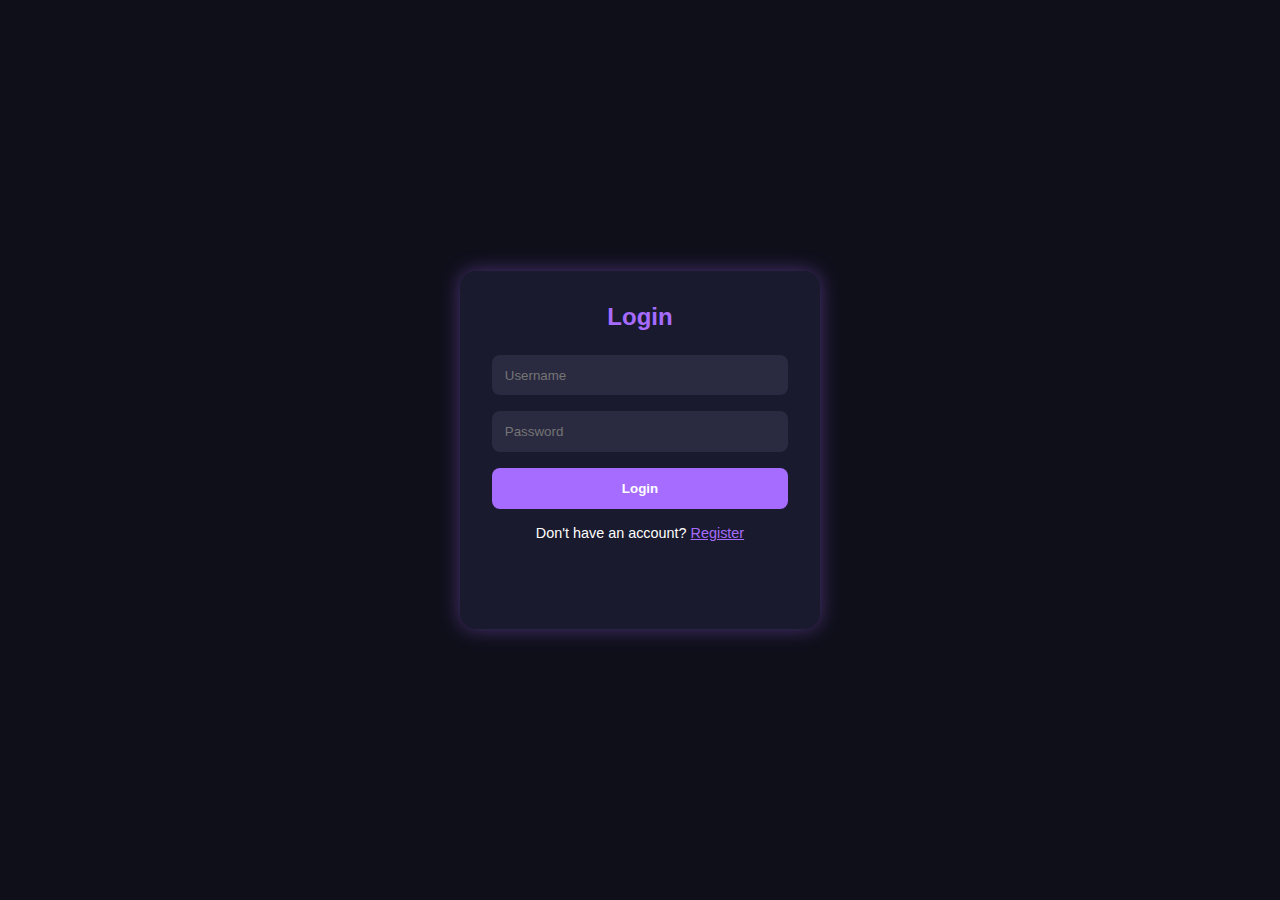
<file: auth.html>
<!DOCTYPE html>
<html lang="en">
<head>
  <meta charset="UTF-8" />
  <meta name="viewport" content="width=device-width, initial-scale=1.0"/>
  <title>DSA Tracker - Login/Register</title>
  <link rel="stylesheet" href="auth.css" />
</head>
<body>
  <div class="wrapper">
    <div class="container" id="form-container">
      
      <!-- Login Form -->
      <form class="form-wrapper login-form active">
        <h2>Login</h2>
        <input type="text" placeholder="Username" required />
        <input type="password" placeholder="Password" required />
        <button type="submit">Login</button>
        <p class="toggle-text">
          Don't have an account?
          <span id="showRegister">Register</span>
        </p>
      </form>

      <!-- Register Form -->
      <form class="form-wrapper register-form">
        <h2>Register</h2>
        <input type="text" placeholder="Username" required />
        <input type="email" placeholder="Email" required />
        <input type="password" placeholder="Password" required />
        <button type="submit">Register</button>
        <p class="toggle-text">
          Already have an account?
          <span id="showLogin">Login</span>
        </p>
      </form>
    </div>
  </div>

  <script src="auth.js"></script>
</body>
</html>
</file>
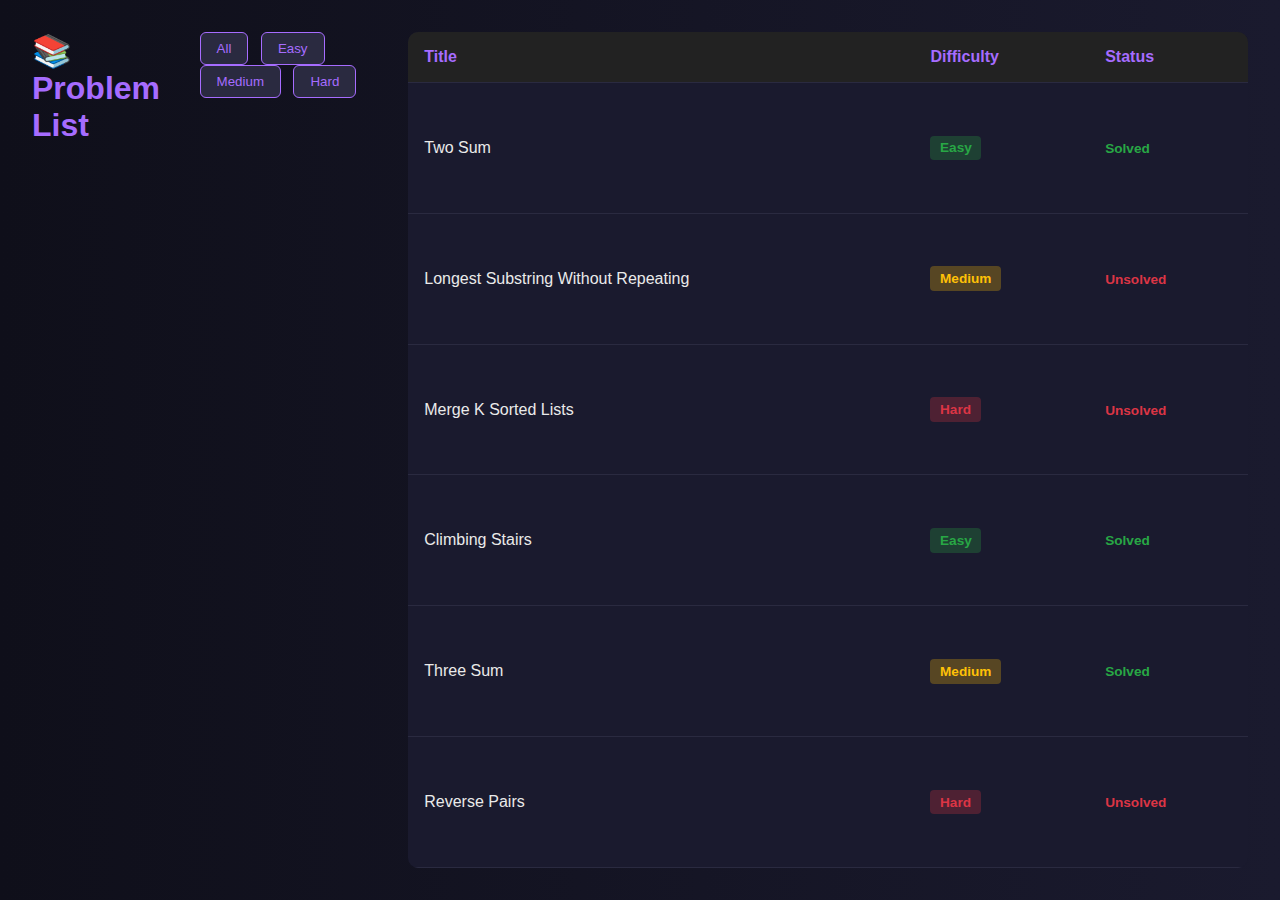
<file: problems.html>
<!DOCTYPE html>
<html lang="en">
<head>
  <meta charset="UTF-8" />
  <meta name="viewport" content="width=device-width, initial-scale=1.0"/>
  <title>Problem List | DSA Tracker</title>
  <link rel="stylesheet" href="style.css" />
  <style>
    body {
      background-color: #0f0f1a;
      color: #eaeaea;
      font-family: 'Segoe UI', sans-serif;
      padding: 2rem;
    }

    h1 {
      color: #a66cff;
      margin-bottom: 1rem;
    }

    .filters {
      margin-bottom: 1rem;
    }

    .filters button {
      background: #2a2a40;
      color: #a66cff;
      border: 1px solid #a66cff;
      padding: 0.5rem 1rem;
      margin-right: 0.5rem;
      border-radius: 6px;
      cursor: pointer;
      transition: 0.2s;
    }

    .filters button:hover {
      background-color: #a66cff;
      color: white;
    }

    table {
      width: 100%;
      border-collapse: collapse;
      background-color: #1a1a2e;
      border-radius: 10px;
      overflow: hidden;
    }

    th, td {
      padding: 1rem;
      border-bottom: 1px solid #2a2a40;
      text-align: left;
    }

    th {
      background-color: #222;
      color: #a66cff;
    }

    .difficulty {
      padding: 0.3rem 0.6rem;
      border-radius: 4px;
      font-size: 0.85rem;
      font-weight: bold;
      display: inline-block;
    }

    .easy { background-color: #28a74544; color: #28a745; }
    .medium { background-color: #ffc10744; color: #ffc107; }
    .hard { background-color: #dc354544; color: #dc3545; }

    .status {
      font-weight: bold;
      font-size: 0.85rem;
    }

    .solved { color: #28a745; }
    .unsolved { color: #dc3545; }
  </style>
</head>
<body>

  <h1>📚 Problem List</h1>

  <div class="filters">
    <button onclick="filterProblems('All')">All</button>
    <button onclick="filterProblems('Easy')">Easy</button>
    <button onclick="filterProblems('Medium')">Medium</button>
    <button onclick="filterProblems('Hard')">Hard</button>
  </div>

  <table id="problemTable">
    <thead>
      <tr>
        <th>Title</th>
        <th>Difficulty</th>
        <th>Status</th>
      </tr>
    </thead>
    <tbody>
      <!-- Problems will be loaded by JS -->
    </tbody>
  </table>

  <script>
    const problems = [
      { title: "Two Sum", difficulty: "Easy", solved: true },
      { title: "Longest Substring Without Repeating", difficulty: "Medium", solved: false },
      { title: "Merge K Sorted Lists", difficulty: "Hard", solved: false },
      { title: "Climbing Stairs", difficulty: "Easy", solved: true },
      { title: "Three Sum", difficulty: "Medium", solved: true },
      { title: "Reverse Pairs", difficulty: "Hard", solved: false },
    ];

    function loadProblems(data) {
      const tbody = document.querySelector("#problemTable tbody");
      tbody.innerHTML = "";

      data.forEach(p => {
        const row = document.createElement("tr");

        row.innerHTML = `
          <td>${p.title}</td>
          <td><span class="difficulty ${p.difficulty.toLowerCase()}">${p.difficulty}</span></td>
          <td><span class="status ${p.solved ? 'solved' : 'unsolved'}">${p.solved ? 'Solved' : 'Unsolved'}</span></td>
        `;

        tbody.appendChild(row);
      });
    }

    function filterProblems(level) {
      if (level === "All") return loadProblems(problems);
      const filtered = problems.filter(p => p.difficulty === level);
      loadProblems(filtered);
    }

    // Load all by default
    loadProblems(problems);
  </script>

</body>
</html>
</file>
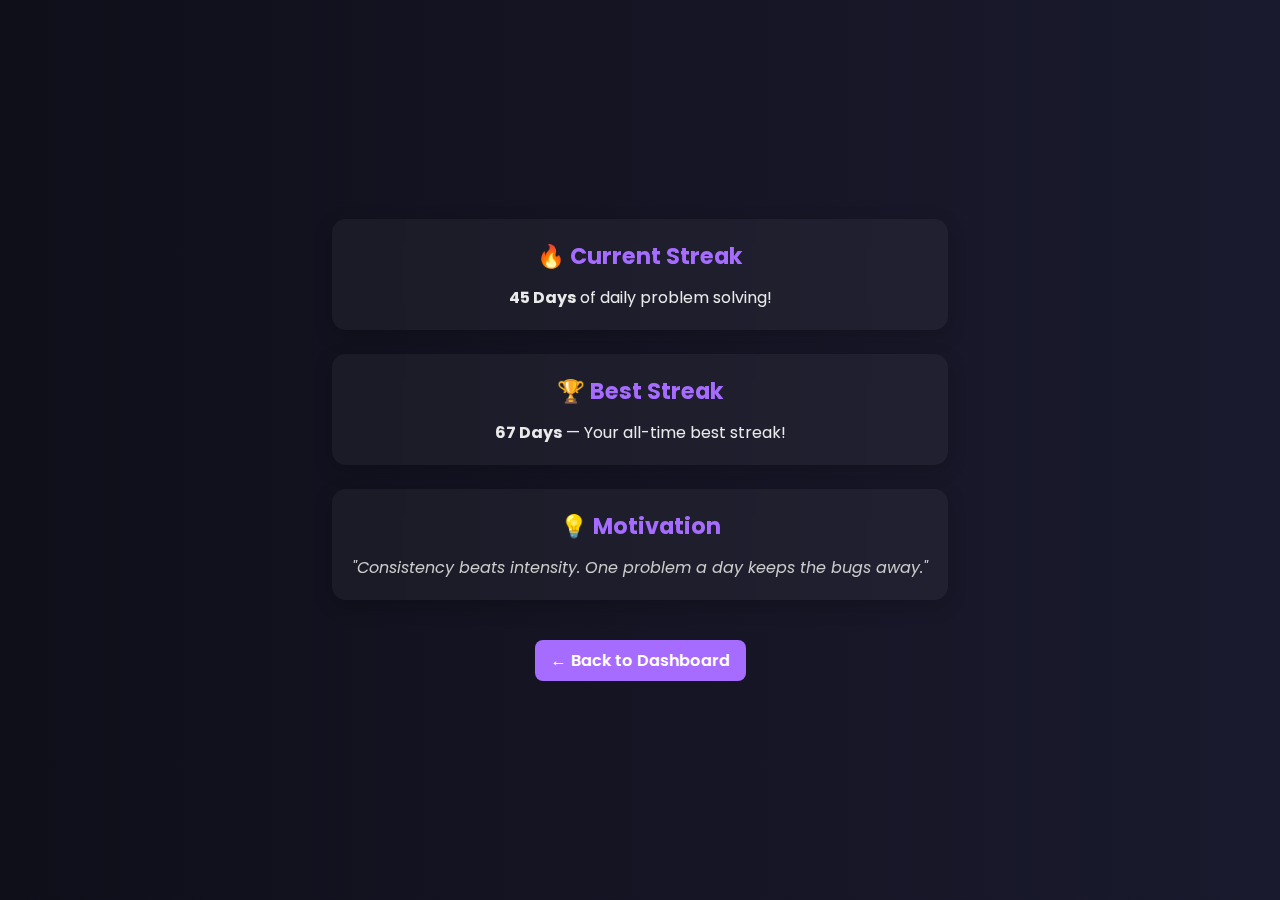
<file: streaks.html>
<!DOCTYPE html>
<html lang="en">
<head>
  <meta charset="UTF-8" />
  <meta name="viewport" content="width=device-width, initial-scale=1.0" />
  <title>Daily Streaks | DSA Tracker</title>
  <link href="https://fonts.googleapis.com/css2?family=Poppins:wght@400;600&display=swap" rel="stylesheet" />
  <link rel="stylesheet" href="style.css" />
  <style>
    body {
      background: linear-gradient(to right, #0f0f1a, #1a1a2e);
      color: #eaeaea;
      font-family: 'Poppins', sans-serif;
      margin: 0;
      padding: 1.5rem;
    }

    .streak-container {
      max-width: 900px;
      margin: auto;
      display: flex;
      flex-direction: column;
      gap: 1.5rem;
    }

    .streak-card {
      background: rgba(255, 255, 255, 0.04);
      backdrop-filter: blur(10px);
      border-radius: 14px;
      padding: 1.25rem;
      box-shadow: 0 6px 20px rgba(0, 0, 0, 0.2);
      text-align: center;
      transition: transform 0.3s ease;
    }

    .streak-card:hover {
      transform: translateY(-4px);
    }

    .streak-card h2 {
      color: #a66cff;
      margin-bottom: 0.75rem;
      font-size: 1.4rem;
    }

    .streak-card p {
      font-size: 1rem;
    }

    .quote {
      font-style: italic;
      font-size: 0.95rem;
      color: #ccc;
      text-align: center;
    }

    .back-btn {
      display: inline-block;
      margin: 1rem auto 0;
      padding: 0.5rem 1rem;
      border: none;
      border-radius: 8px;
      background-color: #a66cff;
      color: white;
      font-weight: 600;
      text-decoration: none;
      transition: background 0.3s ease;
      width: fit-content;
    }

    .back-btn:hover {
      background-color: #915bf5;
    }
  </style>
</head>
<body>
  <div class="streak-container">
    <div class="streak-card">
      <h2>🔥 Current Streak</h2>
      <p><strong>45 Days</strong> of daily problem solving!</p>
    </div>

    <div class="streak-card">
      <h2>🏆 Best Streak</h2>
      <p><strong>67 Days</strong> — Your all-time best streak!</p>
    </div>

    <div class="streak-card">
      <h2>💡 Motivation</h2>
      <p class="quote">"Consistency beats intensity. One problem a day keeps the bugs away."</p>
    </div>

    <a href="index.html" class="back-btn">← Back to Dashboard</a>
  </div>
</body>
</html>
</file>
<file: auth.css>
* {
  box-sizing: border-box;
  margin: 0;
  padding: 0;
  font-family: 'Segoe UI', sans-serif;
}

body {
  background-color: #0f0f1a;
  height: 100vh;
  display: flex;
  align-items: center;
  justify-content: center;
  color: #fff;
}

.wrapper {
  width: 360px;
  overflow: hidden;
  border-radius: 16px;
  box-shadow: 0 0 20px rgba(166, 108, 255, 0.4);
  background-color: #1a1a2e;
  position: relative;
}

.container {
  display: flex;
  width: 720px; /* two forms side by side */
  transition: transform 0.5s ease-in-out;
}

.form-wrapper {
  width: 360px;
  padding: 2rem;
  flex-shrink: 0;
  transition: opacity 0.3s ease;
}

h2 {
  color: #a66cff;
  margin-bottom: 1.5rem;
  text-align: center;
}

input {
  width: 100%;
  margin-bottom: 1rem;
  padding: 0.8rem;
  border-radius: 8px;
  border: none;
  background-color: #2a2a40;
  color: white;
}

button {
  width: 100%;
  padding: 0.8rem;
  border: none;
  background-color: #a66cff;
  color: white;
  font-weight: bold;
  border-radius: 8px;
  cursor: pointer;
  transition: background 0.3s ease;
}

button:hover {
  background-color: #915bf5;
}

.toggle-text {
  text-align: center;
  margin-top: 1rem;
  font-size: 0.9rem;
}

.toggle-text span {
  color: #a66cff;
  cursor: pointer;
  text-decoration: underline;
}

/* Slide effect */
.container.slide-left {
  transform: translateX(-360px);
}
</file>
<file: style.css>
/* ===== Advanced Pro-Level Dashboard UI ===== */

* {
  margin: 0;
  padding: 0;
  box-sizing: border-box;
  font-family: 'Poppins', sans-serif;
}

body {
  background: linear-gradient(to right, #0f0f1a, #1a1a2e);
  color: #eaeaea;
  display: flex;
  height: 100vh;
  overflow: hidden;
}

.container {
  display: flex;
  width: 100%;
}

/* Sidebar */
.sidebar {
  width: 250px;
  background: #151525;
  padding: 2rem 1rem;
  display: flex;
  flex-direction: column;
  box-shadow: 5px 0 20px rgba(0, 0, 0, 0.4);
}

.logo {
  color: #a66cff;
  text-align: center;
  font-size: 1.6rem;
  font-weight: 600;
  margin-bottom: 2rem;
}

.sidebar ul {
  list-style: none;
  display: flex;
  flex-direction: column;
  gap: 1rem;
}

.sidebar li {
  padding: 0.8rem 1rem;
  border-radius: 10px;
  cursor: pointer;
  transition: background 0.3s, transform 0.2s;
  display: flex;
  align-items: center;
  font-weight: 500;
}

.sidebar li:hover {
  background-color: #2a2a40;
  transform: translateX(6px);
}

.sidebar li a {
  color: inherit;
  text-decoration: none;
  width: 100%;
}

/* Main Content */
.main-content {
  flex: 1;
  padding: 1.5rem;
  overflow-y: auto;
  background: url('https://www.transparenttextures.com/patterns/black-linen.png');
  backdrop-filter: blur(4px);
}

.topbar {
  display: flex;
  justify-content: space-between;
  align-items: center;
  margin-bottom: 2rem;
}

.search {
  padding: 0.7rem 1rem;
  border-radius: 10px;
  border: none;
  background: #2a2a40;
  color: white;
  width: 300px;
}

.profile-actions {
  display: flex;
  align-items: center;
  gap: 1rem;
}

.profile img {
  width: 40px;
  height: 40px;
  border-radius: 50%;
  object-fit: cover;
}

.logout-btn {
  background: #a66cff;
  color: #fff;
  border: none;
  padding: 0.5rem 1rem;
  border-radius: 10px;
  cursor: pointer;
  font-weight: 600;
  transition: 0.3s;
}

.logout-btn:hover {
  background: #915bf5;
}

/* Dashboard Cards */
.cards-container {
  display: grid;
  grid-template-columns: repeat(auto-fit, minmax(280px, 1fr));
  gap: 1.5rem;
}

.card {
  background: rgba(255, 255, 255, 0.04);
  backdrop-filter: blur(12px);
  border-radius: 16px;
  padding: 1.5rem;
  box-shadow: 0 8px 24px rgba(0, 0, 0, 0.2);
  transition: transform 0.3s ease;
}

.card:hover {
  transform: translateY(-6px);
}

.card h3 {
  color: #a66cff;
  margin-bottom: 0.75rem;
}

.heatmap-placeholder,
.graph-placeholder {
  height: 160px;
  border-radius: 10px;
  background: #2a2a40;
  display: flex;
  align-items: center;
  justify-content: center;
  color: #ccc;
}

.tag {
  font-size: 0.75rem;
  font-weight: bold;
  padding: 0.2rem 0.6rem;
  border-radius: 6px;
}

.medium { background: #7e4be8; color: white; }
.hard { background: #dc3545; color: white; }
</file>
